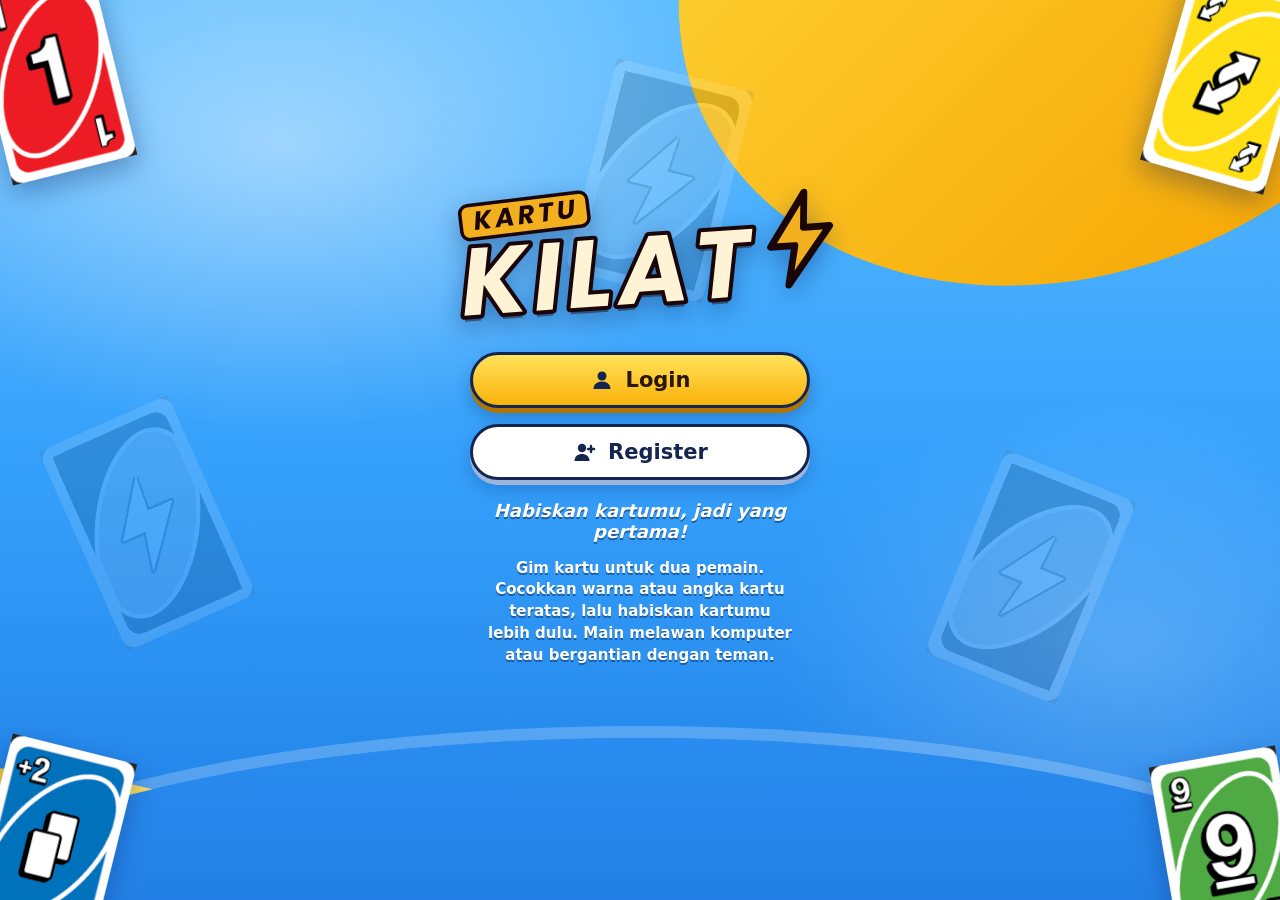
<file: index.html>
<!doctype html>
<html lang="id">
<head>
<meta charset="utf-8">
<meta name="viewport" content="width=device-width, initial-scale=1, viewport-fit=cover">
<title>Kartu Kilat · Beranda</title>
<meta name="theme-color" content="#35a0fb">
<link rel="icon" href="assets/icons/favicon.svg" type="image/svg+xml">
<link rel="icon" href="assets/icons/favicon.ico" sizes="any">
<link rel="apple-touch-icon" href="assets/icons/apple-touch-icon.png">
<link rel="stylesheet" href="style.css">
</head>
<body>
<div id="stage">
  <div class="screen" data-view="vHome">
    <div class="wave y" aria-hidden="true"></div>
    <div class="wave y2" aria-hidden="true"></div>
    <div class="wave b" aria-hidden="true"></div>
    <div class="bg-cards" aria-hidden="true">
      <img class="ghost g1" src="assets/cards/png/punggung.png" alt="" draggable="false">
      <img class="ghost g2" src="assets/cards/png/punggung.png" alt="" draggable="false">
      <img class="ghost g3" src="assets/cards/png/punggung.png" alt="" draggable="false">
      <img class="fc c1" src="assets/cards/png/merah-1.png" alt="" draggable="false">
      <img class="fc c2" src="assets/cards/png/kuning-balik.png" alt="" draggable="false">
      <img class="fc c3" src="assets/cards/png/biru-tambah2.png" alt="" draggable="false">
      <img class="fc c4" src="assets/cards/png/hijau-9.png" alt="" draggable="false">
    </div>

    <div class="view">
      <div class="home-row">
        <div class="home-left">
          <img class="logo-img" src="assets/logo/kartu-kilat-logo.svg" alt="Kartu Kilat" width="800" height="300">
          <a class="big-btn yel" id="goLogin" href="login.html"><svg viewBox="0 0 24 24" fill="#14264f" aria-hidden="true"><circle cx="12" cy="8" r="4.5"/><path d="M3.5 21c0-4.6 3.8-7.5 8.5-7.5s8.5 2.9 8.5 7.5z"/></svg><span>Login</span></a>
          <a class="big-btn out" id="goRegister" href="register.html"><svg viewBox="0 0 24 24" fill="#14264f" aria-hidden="true"><circle cx="10" cy="8" r="4.2"/><path d="M2.5 21c0-4.4 3.4-7 7.5-7s7.5 2.6 7.5 7z"/><path d="M19 6v6M16 9h6" stroke="#14264f" stroke-width="2.4" stroke-linecap="round"/></svg><span>Register</span></a>
          <p class="tag">Habiskan kartumu, jadi yang pertama!</p>
          <p class="desc">Gim kartu untuk dua pemain. Cocokkan warna atau angka kartu teratas, lalu habiskan kartumu lebih dulu. Main melawan komputer atau bergantian dengan teman.</p>
          <p class="msg" id="homeNote" role="status"></p>
        </div>
      </div>
    </div>

    <p class="store-warn" id="storeWarn" hidden>Penyimpanan peramban dinonaktifkan. Akun hanya bertahan selama halaman ini terbuka.</p>
  </div>
</div>
<script src="auth.js"></script>
<script src="ui.js"></script>
<script src="home.js"></script>
</body>
</html>
</file>
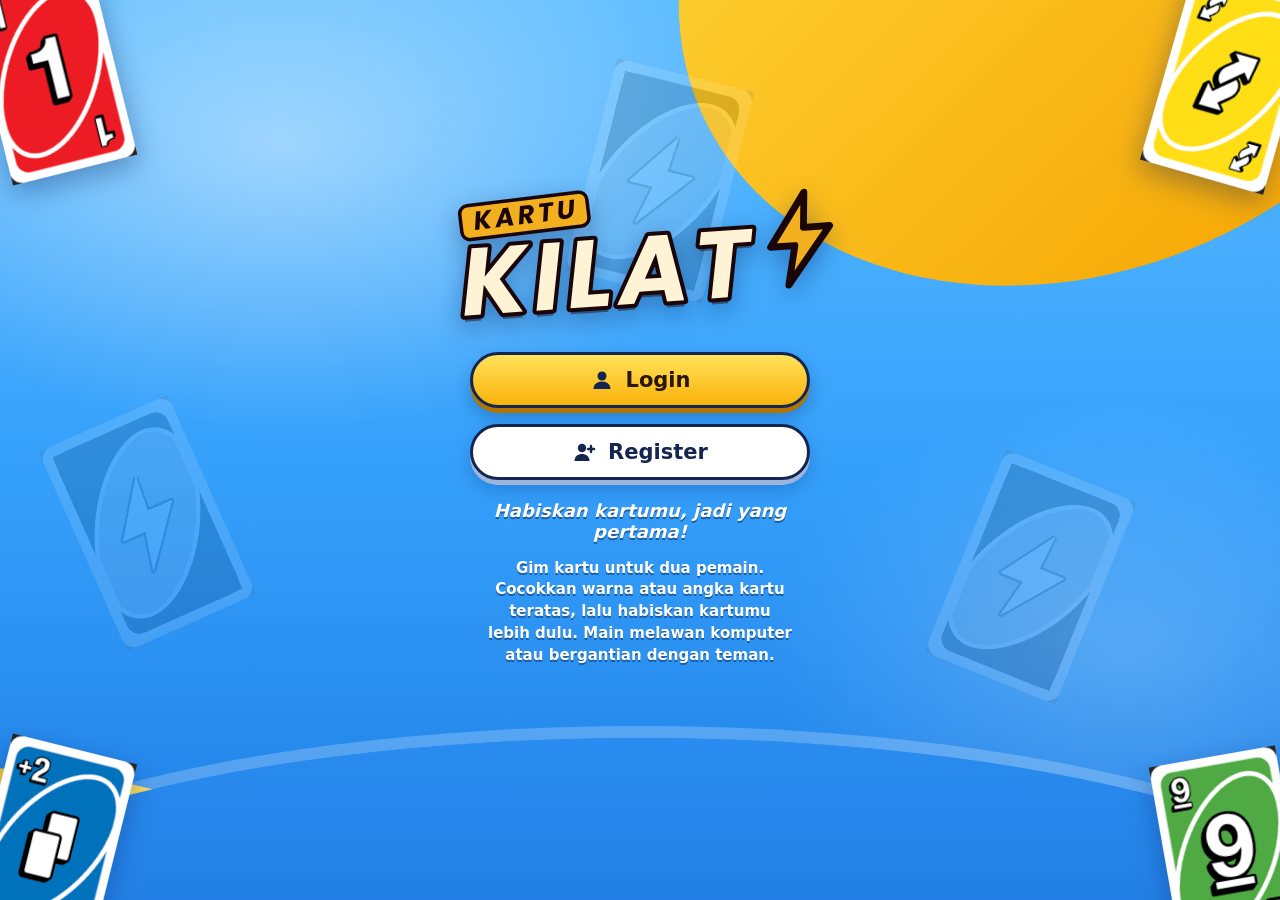
<file: dashboard.html>
<!doctype html>
<html lang="id">
<head>
<meta charset="utf-8">
<meta name="viewport" content="width=device-width, initial-scale=1, viewport-fit=cover">
<title>Dashboard · Kartu Kilat</title>
<meta name="theme-color" content="#35a0fb">
<link rel="icon" href="assets/icons/favicon.svg" type="image/svg+xml">
<link rel="icon" href="assets/icons/favicon.ico" sizes="any">
<link rel="apple-touch-icon" href="assets/icons/apple-touch-icon.png">
<link rel="stylesheet" href="style.css">
</head>
<body>
<div id="stage">
  <div class="screen" data-view="vDash">
    <div class="wave y" aria-hidden="true"></div>
    <div class="wave y2" aria-hidden="true"></div>
    <div class="wave b" aria-hidden="true"></div>
    <div class="bg-cards" aria-hidden="true">
      <img class="ghost g1" src="assets/cards/png/punggung.png" alt="" draggable="false">
      <img class="ghost g2" src="assets/cards/png/punggung.png" alt="" draggable="false">
      <img class="ghost g3" src="assets/cards/png/punggung.png" alt="" draggable="false">
      <img class="fc c1" src="assets/cards/png/merah-1.png" alt="" draggable="false">
      <img class="fc c2" src="assets/cards/png/kuning-balik.png" alt="" draggable="false">
      <img class="fc c3" src="assets/cards/png/biru-tambah2.png" alt="" draggable="false">
      <img class="fc c4" src="assets/cards/png/hijau-9.png" alt="" draggable="false">
    </div>

    <div class="view">
      <div class="dash-wrap">
        <header class="dash-head">
          <div class="ava" id="dashAva" aria-hidden="true"><svg viewBox="0 0 24 24" fill="currentColor" aria-hidden="true"><circle cx="12" cy="8" r="4.5"/><path d="M3.5 21c0-4.6 3.8-7.5 8.5-7.5s8.5 2.9 8.5 7.5z"/></svg></div>
          <div class="who"><span class="hi">Halo,</span><b id="dashName"></b><span class="em" id="dashEmail"></span></div>
          <button class="out-btn" id="logoutBtn" type="button"><span>Keluar</span><svg viewBox="0 0 24 24" fill="none" stroke="currentColor" stroke-width="2.8" stroke-linecap="round" stroke-linejoin="round" aria-hidden="true"><path d="M10 4H5v16h5M15 7l5 5-5 5M20 12H9"/></svg></button>
        </header>

        <div class="dash-body">
          <section class="dash-left" aria-label="Pilih cara bermain">
            <img class="logo-img" src="assets/logo/kartu-kilat-logo.svg" alt="Kartu Kilat" width="800" height="300">
            <div class="duo-cards" aria-hidden="true"><img src="assets/cards/png/biru-tambah2.png" alt="" draggable="false"> <img src="assets/cards/png/wild-tambah4.png" alt="" draggable="false"></div>
            <div class="modes" role="group" aria-label="Pilih cara bermain">
              <button type="button" class="mode on" data-mode="bot" aria-pressed="true"><svg viewBox="0 0 32 32" fill="currentColor" aria-hidden="true"><rect x="6" y="6" width="20" height="15" rx="2.5" fill="none" stroke="currentColor" stroke-width="3"/><path d="M2 25h28l-2.5 3h-23z"/></svg><span>Lawan komputer</span></button>
              <button type="button" class="mode" data-mode="duo" aria-pressed="false"><svg viewBox="0 0 32 32" fill="currentColor" aria-hidden="true"><circle cx="11" cy="10" r="5"/><path d="M1.5 27c0-5.6 4.2-9 9.5-9s9.500 3.400 9.500 9z"/><circle cx="23.500" cy="11" r="4"/><path d="M22 18.500c5.200-.600 8.500 2.500 8.500 8.500h-7.500c0-3.400-.500-6-1-8.500z"/></svg><span>Main dengan teman</span></button>
            </div>
            <div class="name2" id="name2Wrap" hidden>
              <label class="lbl" for="name2">Nama pemain 2</label>
              <label class="field"><input id="name2" maxlength="10" value="Pemain 2" autocomplete="off" aria-label="Nama pemain 2"></label>
            </div>
          </section>

          <section class="dash-right" aria-label="Statistik dan mulai main">
            <div class="stats">
              <div class="stat"><svg viewBox="0 0 48 48" aria-hidden="true"><rect x="6" y="6" width="36" height="36" rx="10" fill="#2457c5" stroke="#0e2656" stroke-width="3"/><circle cx="17" cy="17" r="3.200" fill="#fff"/><circle cx="31" cy="17" r="3.200" fill="#fff"/><circle cx="24" cy="24" r="3.200" fill="#fff"/><circle cx="17" cy="31" r="3.200" fill="#fff"/><circle cx="31" cy="31" r="3.200" fill="#fff"/></svg><span>Ronde dimainkan</span><b id="stRounds">0</b></div>
              <div class="stat"><svg viewBox="0 0 48 48" aria-hidden="true"><path d="M13 6h22v13a11 11 0 0 1-22 0z" fill="#f7b500" stroke="#0e2656" stroke-width="3" stroke-linejoin="round"/><path d="M13 10H6c0 8 3 12 8 13M35 10h7c0 8-3 12-8 13" fill="none" stroke="#0e2656" stroke-width="3" stroke-linecap="round"/><path d="M24 30v7M15 42h18l-2-5H17z" fill="#f7b500" stroke="#0e2656" stroke-width="3" stroke-linejoin="round"/></svg><span>Ronde menang</span><b id="stWins">0</b></div>
              <div class="stat"><svg viewBox="0 0 48 48" aria-hidden="true"><path d="M24 4l6.200 12.800 14 1.900-10.200 9.800 2.500 14L24 35.800 11.500 42.500l2.500-14L3.800 18.700l14-1.900z" fill="#ffd23f" stroke="#0e2656" stroke-width="3" stroke-linejoin="round"/></svg><span>Total poin</span><b id="stPoints">0</b></div>
              <div class="stat"><svg viewBox="0 0 48 48" aria-hidden="true"><path d="M28 3L10 27h12l-4 18 20-26H26z" fill="#ffd23f" stroke="#0e2656" stroke-width="3" stroke-linejoin="round"/></svg><span>Poin tertinggi</span><b id="stBest">0</b></div>
            </div>
            <button class="play-btn" id="startBtn" type="button"><svg viewBox="0 0 48 48" aria-hidden="true"><path d="M13 7l28 17-28 17z" fill="#fff" stroke="#14264f" stroke-width="4" stroke-linejoin="round"/></svg><span id="startLabel">Mulai main</span></button>
            <button class="back-btn" id="backBtn" type="button" hidden>Kembali ke permainan</button>
            <button class="help-btn" id="rulesBtn" type="button" aria-haspopup="dialog"><span class="q" aria-hidden="true">?</span>Cara main</button>
          </section>
        </div>
      </div>
    </div>
    <div class="overlay how-ov" id="rulesOv" hidden>
      <section class="how" role="dialog" aria-modal="true" aria-labelledby="howTitle">
        <header class="how-head">
          <h2 id="howTitle">Cara main</h2>
          <p>Habiskan kartumu lebih dulu dari lawan. Lima hal ini cukup untuk mulai.</p>
          <button class="x-btn" id="rulesClose" type="button" aria-label="Tutup">&times;</button>
        </header>
        <ul class="how-steps">
          <li class="step s-red">
            <div class="vis row3"><img src="assets/cards/png/biru-7.png" alt="" draggable="false"><span class="eq" aria-hidden="true">=</span><div class="fan"><img src="assets/cards/png/biru-2.png" alt="" draggable="false"> <img src="assets/cards/png/kuning-7.png" alt="" draggable="false"> <img src="assets/cards/png/wild.png" alt="" draggable="false"></div></div>
            <div class="txt"><h3>Cocokkan warna atau angka</h3><p>Buang kartu yang warna atau angkanya sama dengan kartu teratas. Kartu Wild boleh dimainkan kapan saja.</p></div>
          </li>
          <li class="step s-yellow">
            <div class="vis"><img src="assets/cards/png/punggung.png" alt="" draggable="false"><span class="eq" aria-hidden="true">&rarr;</span><img src="assets/cards/png/biru-3.png" alt="" draggable="false"></div>
            <div class="txt"><h3>Tidak ada yang cocok? Ambil kartu</h3><p>Ketuk tumpukan untuk mengambil satu. Kalau cocok, boleh langsung dimainkan atau dilewati.</p></div>
          </li>
          <li class="step s-blue">
            <div class="vis fan4"><img src="assets/cards/png/merah-lewati.png" alt="" draggable="false"> <img src="assets/cards/png/hijau-balik.png" alt="" draggable="false"> <img src="assets/cards/png/kuning-tambah2.png" alt="" draggable="false"> <img src="assets/cards/png/wild-tambah4.png" alt="" draggable="false"></div>
            <div class="txt"><h3>Kartu aksi membuat lawan dilewati</h3><p>Berdua, kartu Lewati, Balik, +2 dan +4 sama-sama membuat lawan dilewati, jadi kamu jalan lagi.</p></div>
          </li>
          <li class="step s-green">
            <div class="vis"><span class="tbtn green demo">Bilang Kilat!</span></div>
            <div class="txt"><h3>Kartu tinggal dua? Bilang Kilat!</h3><p>Tekan tombolnya sebelum membuang kartu berikutnya. Kalau lupa, kamu harus ambil 2 kartu.</p></div>
          </li>
          <li class="step s-navy wide">
            <div class="vis pts">
              <div class="pt"><img src="assets/cards/png/merah-7.png" alt="" draggable="false"><b>7</b><small>sesuai angka</small></div>
              <div class="pt"><img src="assets/cards/png/kuning-lewati.png" alt="" draggable="false"><b>20</b><small>kartu aksi</small></div>
              <div class="pt"><img src="assets/cards/png/wild.png" alt="" draggable="false"><b>50</b><small>kartu Wild</small></div>
            </div>
            <div class="txt"><h3>Pemenang ronde dapat poin</h3><p>Poin dihitung dari sisa kartu di tangan lawan: kartu angka sesuai nilainya, kartu aksi 20, kartu Wild 50.</p></div>
          </li>
        </ul>
        <button class="submit yel how-ok" id="rulesOk" type="button">Mengerti, ayo main!</button>
      </section>
    </div>

    <p class="store-warn" id="storeWarn" hidden>Penyimpanan peramban dinonaktifkan. Akun hanya bertahan selama halaman ini terbuka.</p>
  </div>
</div>
<script src="auth.js"></script>
<script src="ui.js"></script>
<script src="dashboard.js"></script>
</body>
</html>
</file>
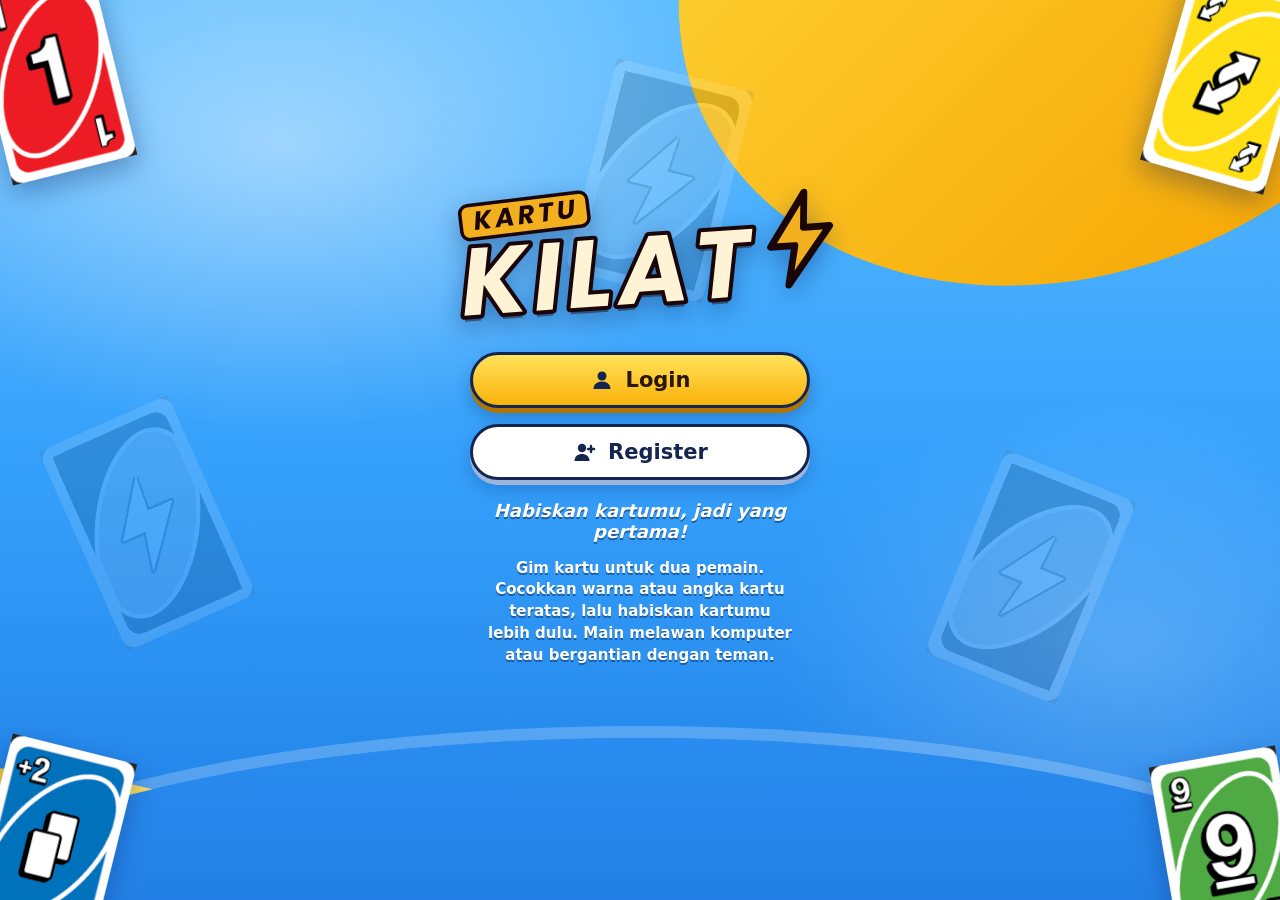
<file: game.html>
<!doctype html>
<html lang="id">
<head>
<meta charset="utf-8">
<meta name="viewport" content="width=device-width, initial-scale=1, viewport-fit=cover">
<title>Permainan · Kartu Kilat</title>
<meta name="theme-color" content="#a90519">
<link rel="icon" href="assets/icons/favicon.svg" type="image/svg+xml">
<link rel="icon" href="assets/icons/favicon.ico" sizes="any">
<link rel="apple-touch-icon" href="assets/icons/apple-touch-icon.png">
<link rel="stylesheet" href="style.css">
</head>
<body>
<div id="stage">
  <div class="table"></div>

  <div class="zone-top"><div class="fan-top" id="topInner"></div></div>

  <div class="zone-center">
    <div class="row">
      <button class="draw-pile" id="drawPile" type="button" aria-label="Ambil kartu dari tumpukan"></button>
      <div class="stack-wrap" id="stackWrap">
        <div class="stack" id="discardPile" aria-live="polite"></div>
      </div>
      <div class="btns">
        <button class="tbtn green" id="unoBtn" type="button">Bilang Kilat!</button>
        <button class="tbtn teal" id="passBtn" type="button">Lewati giliran</button>
      </div>
    </div>
    <div class="colname" id="colName"></div>
    <div class="hint" id="hint"></div>
  </div>

  <div class="zone-bottom">
    <div class="hand-box" id="handBox"><div class="hand-inner" id="handInner"></div></div>
  </div>

  <div class="chip chip-top" id="chipTop">
    <div class="avatar"><div class="face"></div><span class="cnt">0</span></div>
    <div class="meta"><b class="nm"></b><span class="pts"></span></div>
  </div>
  <div class="chip chip-bottom" id="chipBottom">
    <div class="avatar"><div class="face"></div><span class="cnt">0</span></div>
    <div class="meta"><b class="nm"></b><span class="pts"></span></div>
  </div>

  <button class="menu-btn" id="menuBtn" type="button">Menu</button>
  <div class="toast" id="toast" role="status" aria-live="polite"></div>

  <div class="overlay" id="colorOv" hidden>
    <div class="dialog small" role="dialog" aria-modal="true" aria-labelledby="colorTitle">
      <h2 id="colorTitle">Pilih warna</h2>
      <div class="swatches">
        <button class="sw red" type="button" data-color="red">Merah</button>
        <button class="sw yellow" type="button" data-color="yellow">Kuning</button>
        <button class="sw green" type="button" data-color="green">Hijau</button>
        <button class="sw blue" type="button" data-color="blue">Biru</button>
      </div>
    </div>
  </div>

  <div class="overlay cover" id="handoff" hidden>
    <div class="dialog small" role="dialog" aria-modal="true" aria-labelledby="hoTitle">
      <div class="ho-cards" aria-hidden="true"><img src="assets/cards/png/punggung.png" alt="" draggable="false"><img src="assets/cards/png/punggung.png" alt="" draggable="false"><img src="assets/cards/png/punggung.png" alt="" draggable="false"></div>
      <h2 id="hoTitle"></h2>
      <p id="hoText"></p>
      <button class="btn primary" id="hoBtn" type="button">Mulai giliran</button>
    </div>
  </div>

  <div class="overlay win" id="winOv" hidden>
    <div class="win-rays" aria-hidden="true"></div>
    <div class="win-wrap" role="dialog" aria-modal="true" aria-labelledby="winTitle">
      <div class="win-stage">
        <div class="win-fan" id="winFan" aria-hidden="true"></div>
        <div class="ribbon">
          <svg class="crown" viewBox="0 0 64 46" aria-hidden="true">
            <path d="M5 40 L9 12 L23 26 L32 6 L41 26 L55 12 L59 40 Z" fill="#ffd45a" stroke="#fff" stroke-width="3" stroke-linejoin="round"/>
            <circle cx="9" cy="10" r="4.5" fill="#e0384c" stroke="#fff" stroke-width="2"/>
            <circle cx="32" cy="5" r="4.5" fill="#2f73dc" stroke="#fff" stroke-width="2"/>
            <circle cx="55" cy="10" r="4.5" fill="#35a862" stroke="#fff" stroke-width="2"/>
          </svg>
          <div class="win-label" id="winLabel">PEMENANG</div>
          <h2 class="win-name" id="winTitle"></h2>
        </div>
      </div>
      <p class="win-sub" id="winSub"></p>
      <div class="win-scores" id="winScore"></div>
      <div class="dlg-actions">
        <button class="btn primary" id="againBtn" type="button">Ronde berikutnya</button>
        <button class="btn" id="winMenuBtn" type="button">Menu</button>
      </div>
    </div>
  </div>

  <canvas id="confetti" aria-hidden="true"></canvas>
</div>
</div>

<script src="engine.js"></script>
<script src="confetti.js"></script>
<script src="auth.js"></script>
<script src="game.js"></script>
</body>
</html>
</file>
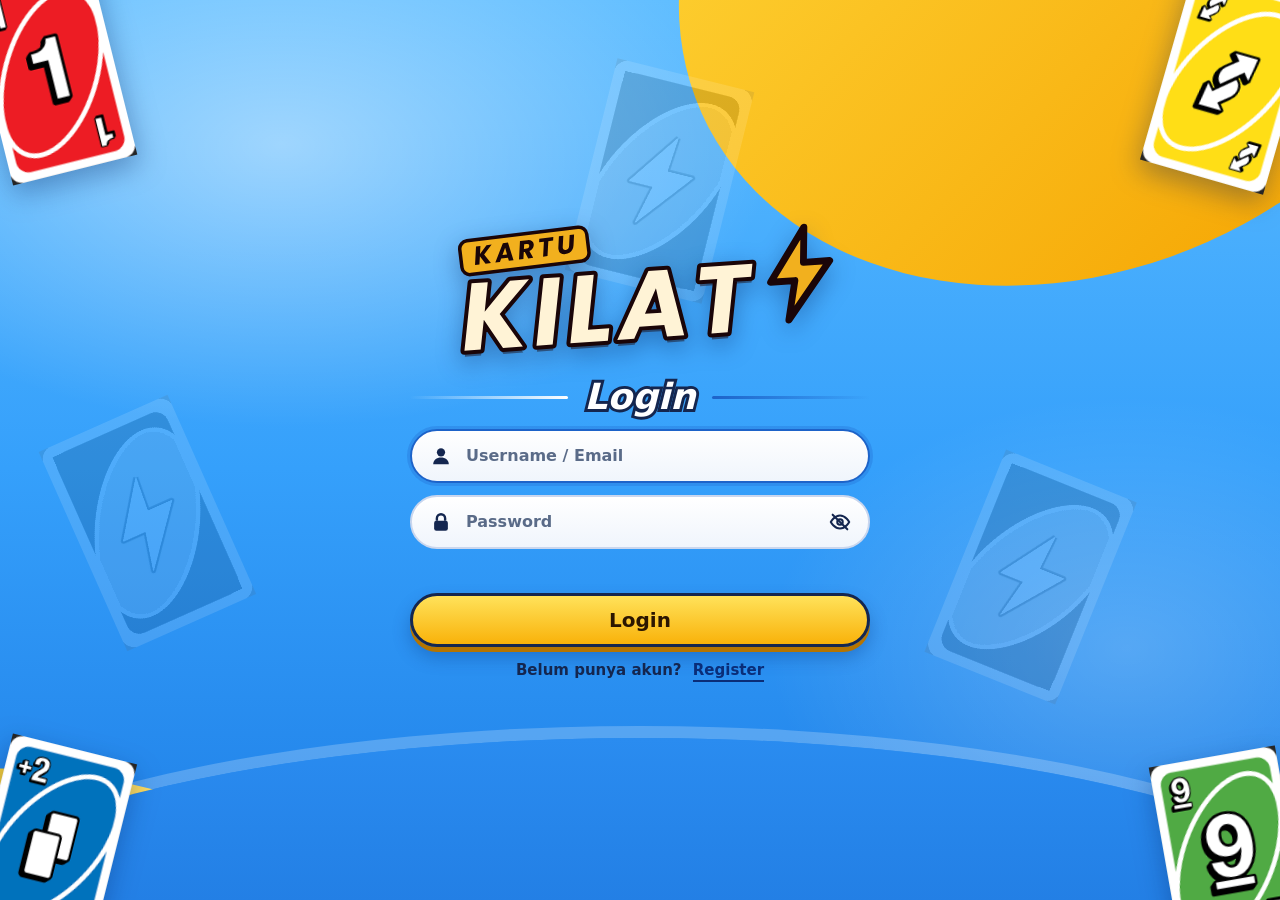
<file: login.html>
<!doctype html>
<html lang="id">
<head>
<meta charset="utf-8">
<meta name="viewport" content="width=device-width, initial-scale=1, viewport-fit=cover">
<title>Login · Kartu Kilat</title>
<meta name="theme-color" content="#35a0fb">
<link rel="icon" href="assets/icons/favicon.svg" type="image/svg+xml">
<link rel="icon" href="assets/icons/favicon.ico" sizes="any">
<link rel="apple-touch-icon" href="assets/icons/apple-touch-icon.png">
<link rel="stylesheet" href="style.css">
</head>
<body>
<div id="stage">
  <div class="screen" data-view="vLogin">
    <div class="wave y" aria-hidden="true"></div>
    <div class="wave y2" aria-hidden="true"></div>
    <div class="wave b" aria-hidden="true"></div>
    <div class="bg-cards" aria-hidden="true">
      <img class="ghost g1" src="assets/cards/png/punggung.png" alt="" draggable="false">
      <img class="ghost g2" src="assets/cards/png/punggung.png" alt="" draggable="false">
      <img class="ghost g3" src="assets/cards/png/punggung.png" alt="" draggable="false">
      <img class="fc c1" src="assets/cards/png/merah-1.png" alt="" draggable="false">
      <img class="fc c2" src="assets/cards/png/kuning-balik.png" alt="" draggable="false">
      <img class="fc c3" src="assets/cards/png/biru-tambah2.png" alt="" draggable="false">
      <img class="fc c4" src="assets/cards/png/hijau-9.png" alt="" draggable="false">
    </div>

    <div class="view">
      <div class="login-col">
        <img class="logo-img" src="assets/logo/kartu-kilat-logo.svg" alt="Kartu Kilat" width="800" height="300">
        <div class="title-lines"><h2>Login</h2></div>
        <form id="loginForm" novalidate>
          <label class="field"><svg viewBox="0 0 24 24" fill="currentColor" aria-hidden="true"><circle cx="12" cy="8" r="4.5"/><path d="M3.5 21c0-4.6 3.8-7.5 8.5-7.5s8.5 2.9 8.5 7.5z"/></svg><input id="logId" type="text" placeholder="Username / Email" aria-label="Username / Email" autocomplete="username" autocapitalize="none" spellcheck="false"></label>
          <label class="field"><svg viewBox="0 0 24 24" fill="currentColor" aria-hidden="true"><rect x="4.5" y="10.5" width="15" height="11" rx="2.5"/><path d="M7.5 10.5V8a4.5 4.5 0 0 1 9 0v2.5" fill="none" stroke="currentColor" stroke-width="2.6"/></svg><input id="logPass" type="password" placeholder="Password" aria-label="Password" autocomplete="current-password"><button class="eye" type="button" data-for="logPass" aria-label="Tampilkan password"><svg viewBox="0 0 24 24" fill="none" stroke="currentColor" stroke-width="2.2" stroke-linecap="round" aria-hidden="true"><path d="M2 12s3.6-7 10-7 10 7 10 7-3.6 7-10 7S2 12 2 12z"/><circle cx="12" cy="12" r="3"/><path class="slash" d="M4 4l16 16"/></svg></button></label>
          <p class="msg" id="logMsg" role="alert"></p>
          <button class="submit yel" id="logSubmit" type="submit">Login</button>
        </form>
        <p class="alt">Belum punya akun? <a id="logToReg" href="register.html">Register</a></p>
      </div>
    </div>

    <p class="store-warn" id="storeWarn" hidden>Penyimpanan peramban dinonaktifkan. Akun hanya bertahan selama halaman ini terbuka.</p>
  </div>
</div>
<script src="auth.js"></script>
<script src="ui.js"></script>
<script src="login.js"></script>
</body>
</html>
</file>
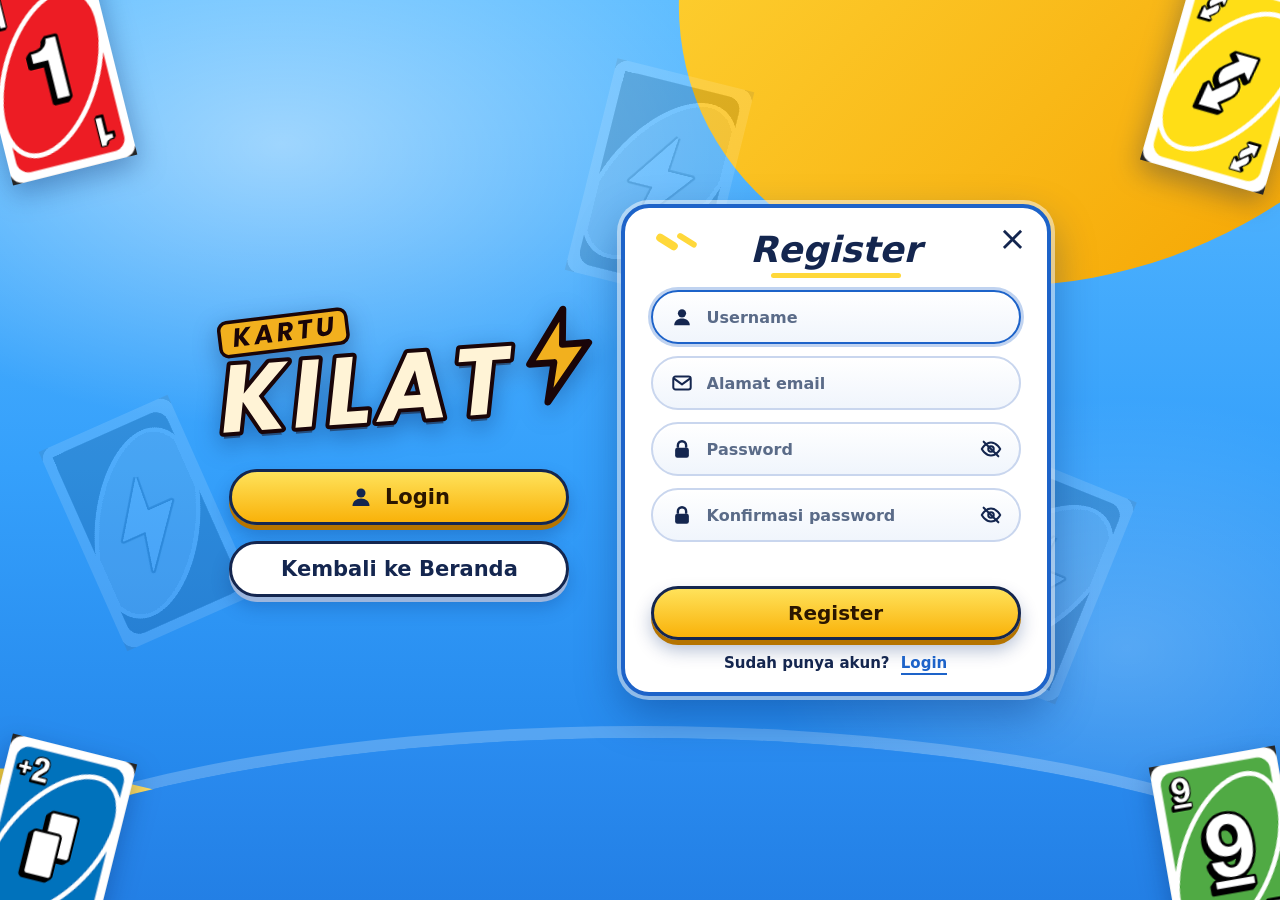
<file: register.html>
<!doctype html>
<html lang="id">
<head>
<meta charset="utf-8">
<meta name="viewport" content="width=device-width, initial-scale=1, viewport-fit=cover">
<title>Register · Kartu Kilat</title>
<meta name="theme-color" content="#35a0fb">
<link rel="icon" href="assets/icons/favicon.svg" type="image/svg+xml">
<link rel="icon" href="assets/icons/favicon.ico" sizes="any">
<link rel="apple-touch-icon" href="assets/icons/apple-touch-icon.png">
<link rel="stylesheet" href="style.css">
</head>
<body>
<div id="stage">
  <div class="screen" data-view="vHome">
    <div class="wave y" aria-hidden="true"></div>
    <div class="wave y2" aria-hidden="true"></div>
    <div class="wave b" aria-hidden="true"></div>
    <div class="bg-cards" aria-hidden="true">
      <img class="ghost g1" src="assets/cards/png/punggung.png" alt="" draggable="false">
      <img class="ghost g2" src="assets/cards/png/punggung.png" alt="" draggable="false">
      <img class="ghost g3" src="assets/cards/png/punggung.png" alt="" draggable="false">
      <img class="fc c1" src="assets/cards/png/merah-1.png" alt="" draggable="false">
      <img class="fc c2" src="assets/cards/png/kuning-balik.png" alt="" draggable="false">
      <img class="fc c3" src="assets/cards/png/biru-tambah2.png" alt="" draggable="false">
      <img class="fc c4" src="assets/cards/png/hijau-9.png" alt="" draggable="false">
    </div>

    <div class="view">
      <div class="home-row reg-open">
        <div class="home-left">
          <img class="logo-img" src="assets/logo/kartu-kilat-logo.svg" alt="Kartu Kilat" width="800" height="300">
          <a class="big-btn yel" href="login.html"><svg viewBox="0 0 24 24" fill="#14264f" aria-hidden="true"><circle cx="12" cy="8" r="4.5"/><path d="M3.5 21c0-4.6 3.8-7.5 8.5-7.5s8.5 2.9 8.5 7.5z"/></svg><span>Login</span></a>
          <a class="big-btn out" href="index.html"><span>Kembali ke Beranda</span></a>
        </div>
        <section class="panel" id="regPanel" aria-labelledby="regTitle">
          <a class="x-btn" id="regClose" href="index.html" aria-label="Tutup, kembali ke Beranda">&times;</a>
          <h2 id="regTitle">Register</h2>
          <form id="regForm" novalidate>
            <label class="field"><svg viewBox="0 0 24 24" fill="currentColor" aria-hidden="true"><circle cx="12" cy="8" r="4.5"/><path d="M3.5 21c0-4.6 3.8-7.5 8.5-7.5s8.5 2.9 8.5 7.5z"/></svg><input id="regUser" type="text" placeholder="Username" aria-label="Username" autocomplete="username" maxlength="12" autocapitalize="none" spellcheck="false"></label>
            <label class="field"><svg viewBox="0 0 24 24" fill="none" stroke="currentColor" stroke-width="2.2" stroke-linejoin="round" aria-hidden="true"><rect x="2.5" y="5" width="19" height="14" rx="2.5"/><path d="M3 7l9 6.5L21 7"/></svg><input id="regEmail" type="email" placeholder="Alamat email" aria-label="Alamat email" autocomplete="email" autocapitalize="none" spellcheck="false"></label>
            <label class="field"><svg viewBox="0 0 24 24" fill="currentColor" aria-hidden="true"><rect x="4.5" y="10.5" width="15" height="11" rx="2.5"/><path d="M7.5 10.5V8a4.5 4.5 0 0 1 9 0v2.5" fill="none" stroke="currentColor" stroke-width="2.6"/></svg><input id="regPass" type="password" placeholder="Password" aria-label="Password" autocomplete="new-password"><button class="eye" type="button" data-for="regPass" aria-label="Tampilkan password"><svg viewBox="0 0 24 24" fill="none" stroke="currentColor" stroke-width="2.2" stroke-linecap="round" aria-hidden="true"><path d="M2 12s3.6-7 10-7 10 7 10 7-3.6 7-10 7S2 12 2 12z"/><circle cx="12" cy="12" r="3"/><path class="slash" d="M4 4l16 16"/></svg></button></label>
            <label class="field"><svg viewBox="0 0 24 24" fill="currentColor" aria-hidden="true"><rect x="4.5" y="10.5" width="15" height="11" rx="2.5"/><path d="M7.5 10.5V8a4.5 4.5 0 0 1 9 0v2.5" fill="none" stroke="currentColor" stroke-width="2.6"/></svg><input id="regPass2" type="password" placeholder="Konfirmasi password" aria-label="Konfirmasi password" autocomplete="new-password"><button class="eye" type="button" data-for="regPass2" aria-label="Tampilkan password"><svg viewBox="0 0 24 24" fill="none" stroke="currentColor" stroke-width="2.2" stroke-linecap="round" aria-hidden="true"><path d="M2 12s3.6-7 10-7 10 7 10 7-3.6 7-10 7S2 12 2 12z"/><circle cx="12" cy="12" r="3"/><path class="slash" d="M4 4l16 16"/></svg></button></label>
            <p class="msg" id="regMsg" role="alert"></p>
            <button class="submit yel" id="regSubmit" type="submit">Register</button>
          </form>
          <p class="alt">Sudah punya akun? <a id="regToLogin" href="login.html">Login</a></p>
        </section>
      </div>
    </div>

    <p class="store-warn" id="storeWarn" hidden>Penyimpanan peramban dinonaktifkan. Akun hanya bertahan selama halaman ini terbuka.</p>
  </div>
</div>
<script src="auth.js"></script>
<script src="ui.js"></script>
<script src="register.js"></script>
</body>
</html>
</file>
<file: style.css>
:root {
  --red: #e0384c;
  --yellow: #f2b01e;
  --green: #35a862;
  --blue: #2f73dc;
  --ink: #fff7ea;
  --font: "Arial Rounded MT Bold", "Nunito", "Trebuchet MS", "Segoe UI", system-ui, sans-serif;
}
* { box-sizing: border-box; }
html, body { height: 100%; margin: 0; overflow: hidden; background: #3b1710; color: var(--ink); font-family: var(--font); }
button, input { font: inherit; }
button { cursor: pointer; color: inherit; }
button:focus-visible, input:focus-visible, summary:focus-visible, .card:focus-visible { outline: 3px solid #fff; outline-offset: 3px; }
[hidden] { display: none !important; }

#stage {
  --cw: clamp(56px, min(17vw, 19vh), 108px);
  --ch: calc(var(--cw) * 1.5625);
  --pw: calc(var(--cw) * 1.15);
  --hand-h: calc(var(--ch) * .82 + 36px);
  position: fixed; inset: 0; display: flex; flex-direction: column;
  padding-left: env(safe-area-inset-left, 0px); padding-right: env(safe-area-inset-right, 0px);
  user-select: none; -webkit-user-select: none; -webkit-tap-highlight-color: transparent;
}

.table { position: absolute; inset: 0; z-index: 0;
  background:
    radial-gradient(120% 85% at 50% 45%, rgba(255, 196, 130, .20), rgba(20, 5, 2, .55) 100%),
    repeating-linear-gradient(0deg, rgba(255, 255, 255, .035) 0 1px, transparent 1px 9px),
    repeating-linear-gradient(90deg, rgba(0, 0, 0, .22) 0 2px, transparent 2px 130px),
    repeating-linear-gradient(90deg, #b8472f 0 130px, #a63b29 130px 260px, #c04f36 260px 390px, #ad4130 390px 520px);
}
.zone-top, .zone-center, .zone-bottom { position: relative; z-index: 1; }

.zone-top { flex: none; height: calc(var(--ch) * .58); overflow: hidden; }
.fan-top { position: absolute; inset: 0; }
.fan-top .card { position: absolute; top: calc(var(--ch) * -.42); transform-origin: 50% 50%; transform: translateY(var(--y, 0px)) rotate(calc(180deg + var(--r, 0deg))); }

.zone-center { flex: 1; min-height: 0; display: flex; flex-direction: column; align-items: center; justify-content: center; gap: 8px; padding: 0 10px; }
.row { display: flex; align-items: center; justify-content: center; gap: clamp(14px, 5vw, 44px); }
.draw-pile { position: relative; background: none; border: 0; padding: 0; width: var(--pw); height: calc(var(--pw) * 1.5625); }
.draw-pile .card { --cw: var(--pw); transform: rotate(-7deg); transition: transform .15s; }
.draw-pile:not(:disabled):hover .card { transform: rotate(-7deg) translateY(-4px); }
.draw-pile:disabled { cursor: default; }
.draw-pile.hint .card { animation: bob 1.1s ease-in-out infinite; }
.draw-pile .badge { position: absolute; right: -8px; top: -8px; z-index: 3; min-width: 26px; height: 26px; padding: 0 6px; display: grid; place-items: center; border-radius: 999px; background: #fff; color: #3b1710; font-size: 13px; font-weight: 900; font-variant-numeric: tabular-nums; box-shadow: 0 2px 4px rgba(0,0,0,.4); }

.stack-wrap { position: relative; --glow: transparent; }
.stack-wrap::before { content: ""; position: absolute; inset: -22% -34%; border-radius: 50%; background: radial-gradient(closest-side, var(--glow), transparent 100%); opacity: .75; transition: background .3s; pointer-events: none; }
.stack-wrap.c-red { --glow: rgba(255, 77, 94, .85); }
.stack-wrap.c-yellow { --glow: rgba(255, 207, 64, .85); }
.stack-wrap.c-green { --glow: rgba(70, 214, 120, .85); }
.stack-wrap.c-blue { --glow: rgba(70, 140, 255, .85); }
.stack { position: relative; width: var(--pw); height: calc(var(--pw) * 1.5625); }
.stack .card { position: absolute; left: 0; top: 0; --cw: var(--pw); transform: rotate(var(--rot, 0deg)); }
.stack .card.pop { animation: pop .3s ease-out; }

.btns { display: flex; flex-direction: column; gap: 12px; align-items: stretch; }
.tbtn { border: 3px solid #fff; border-radius: 14px; padding: 9px 12px; min-width: 96px; font-weight: 900; font-size: clamp(11px, 2.6vw, 15px); line-height: 1.1; text-transform: uppercase; color: #fff; text-shadow: 0 2px 0 rgba(0,0,0,.35); box-shadow: 0 4px 0 rgba(0,0,0,.35); transition: transform .12s, opacity .12s, filter .12s; }
.tbtn.green { background: #38c06b; transform: rotate(-7deg); }
.tbtn.teal { background: #27b3ba; transform: rotate(6deg); }
.tbtn.green.on { background: #f2b01e; color: #3b1710; text-shadow: none; }
.tbtn:disabled { opacity: .4; filter: grayscale(.6); cursor: default; }
.tbtn:not(:disabled):active { transform: translateY(2px) rotate(0); box-shadow: 0 2px 0 rgba(0,0,0,.35); }

.colname { font-size: 12px; font-weight: 900; letter-spacing: .06em; text-transform: uppercase; padding: 3px 12px; border-radius: 999px; background: rgba(0, 0, 0, .35); border: 2px solid rgba(255,255,255,.35); }
.hint { min-height: 18px; font-size: 13px; font-weight: 800; text-align: center; text-shadow: 0 1px 3px rgba(0,0,0,.6); text-wrap: balance; }

.zone-bottom { flex: none; }
.hand-box { height: var(--hand-h); overflow-x: auto; overflow-y: hidden; scrollbar-width: none; -webkit-overflow-scrolling: touch; }
.hand-box::-webkit-scrollbar { display: none; }
.hand-inner { position: relative; height: 100%; min-width: 100%; }
.hand-inner .card { position: absolute; bottom: calc(var(--ch) * -.2); transform-origin: 50% 170%; transform: translateY(calc(var(--y, 0px) + var(--lift, 0px))) rotate(var(--r, 0deg)); transition: transform .15s ease, filter .15s ease; }
.hand-inner .card.ok { --lift: -22px; cursor: pointer; box-shadow: 0 0 0 3px #fff, 0 8px 14px rgba(0,0,0,.5); }
.hand-inner .card.ok:hover { --lift: -32px; z-index: 99 !important; }
.hand-inner .card.no { filter: brightness(.58) saturate(.75); }
.hand-inner .card.shake { animation: shake .3s; }

.chip { position: absolute; z-index: 5; display: flex; align-items: center; gap: 8px; padding: 5px 14px 5px 5px; border-radius: 999px; background: rgba(255, 255, 255, .92); color: #3b1710; box-shadow: 0 3px 8px rgba(0,0,0,.4); border: 3px solid transparent; transition: border-color .2s, box-shadow .2s; max-width: 46vw; }
.chip.active { border-color: #f2b01e; box-shadow: 0 0 0 4px rgba(242, 176, 30, .45), 0 3px 8px rgba(0,0,0,.4); }
.chip-top { top: 8px; right: max(8px, env(safe-area-inset-right, 0px)); }
.chip-bottom { left: max(8px, env(safe-area-inset-left, 0px)); bottom: calc(var(--hand-h) - 6px); }
.avatar { position: relative; width: 38px; height: 38px; flex: none; }
.avatar .face { width: 100%; height: 100%; border-radius: 50%; overflow: hidden; border: 2px solid #3b1710; }
.avatar svg { width: 100%; height: 100%; display: block; }
.avatar .cnt { position: absolute; right: -6px; bottom: -6px; min-width: 20px; height: 20px; padding: 0 4px; border-radius: 999px; background: #e0384c; color: #fff; border: 2px solid #fff; font-size: 11px; font-weight: 900; display: grid; place-items: center; font-variant-numeric: tabular-nums; }
.meta { display: flex; flex-direction: column; min-width: 0; line-height: 1.15; }
.meta .nm { font-size: 13px; font-weight: 900; letter-spacing: .03em; overflow: hidden; text-overflow: ellipsis; white-space: nowrap; }
.meta .pts { font-size: 10px; font-weight: 800; color: #8a5a47; letter-spacing: .06em; font-variant-numeric: tabular-nums; }

.menu-btn { position: absolute; z-index: 6; top: 8px; left: max(8px, env(safe-area-inset-left, 0px)); padding: 6px 14px; border-radius: 999px; border: 2px solid rgba(255,255,255,.55); background: rgba(0,0,0,.35); font-weight: 800; font-size: 13px; }
.toast { position: absolute; z-index: 7; left: 50%; top: calc(var(--ch) * .58 + 12px); transform: translate(-50%, -6px); max-width: min(92vw, 420px); padding: 8px 16px; border-radius: 14px; background: rgba(20, 8, 4, .82); border: 2px solid rgba(255,255,255,.25); font-weight: 800; font-size: 14px; text-align: center; opacity: 0; pointer-events: none; transition: opacity .2s, transform .2s; text-wrap: balance; }
.toast.show { opacity: 1; transform: translate(-50%, 0); }

.card { position: relative; flex: none; width: var(--cw); height: calc(var(--cw) * 1.5625); border-radius: calc(var(--cw) * .08); }
.card img { display: block; width: 100%; height: 100%; pointer-events: none; user-select: none; -webkit-user-drag: none; filter: drop-shadow(0 3px 5px rgba(0, 0, 0, .5)); }

.overlay { position: absolute; inset: 0; z-index: 20; display: grid; place-items: center; padding: 16px; background: rgba(28, 8, 4, .72); backdrop-filter: blur(2px); overflow-y: auto; }
.overlay.cover { background: #2a0f09; z-index: 30; backdrop-filter: none; }
.dialog { width: min(420px, 100%); max-height: 100%; overflow-y: auto; background: #fff7ea; color: #3b1710; border-radius: 22px; padding: 22px; text-align: center; box-shadow: 0 12px 40px rgba(0,0,0,.5); border: 4px solid #f2b01e; }
.dialog.small { width: min(340px, 100%); }
.dialog h1 { margin: 0; font-size: 44px; line-height: 1; letter-spacing: .02em; }
.dialog h1 span { color: #e0384c; }
.dialog h2 { margin: 0 0 8px; font-size: 26px; }
.dialog p { margin: 0 0 14px; font-weight: 700; color: #7a4a3a; }
.dialog .sub { margin: 6px 0 14px; }
.dialog .score { font-size: 15px; font-variant-numeric: tabular-nums; color: #3b1710; }
.modes { display: grid; gap: 8px; margin-bottom: 14px; }
.mode { border: 3px solid #e3cdb8; background: #fff; border-radius: 14px; padding: 12px; font-weight: 800; color: #3b1710; }
.mode.on { border-color: #e0384c; background: #ffe9e4; }
.names { display: grid; gap: 4px; text-align: left; margin-bottom: 16px; }
.names label { font-size: 12px; font-weight: 800; color: #7a4a3a; text-transform: uppercase; letter-spacing: .05em; }
.names input { border: 3px solid #e3cdb8; border-radius: 12px; padding: 9px 12px; font-weight: 800; color: #3b1710; background: #fff; width: 100%; margin-bottom: 6px; }
.dlg-actions { display: flex; flex-direction: column; gap: 8px; }
.btn { border: 3px solid #3b1710; background: #fff; color: #3b1710; border-radius: 999px; padding: 10px 20px; font-weight: 900; }
.btn.primary { background: #e0384c; border-color: #e0384c; color: #fff; }
.btn:hover { filter: brightness(1.05); }
.swatches { display: grid; grid-template-columns: 1fr 1fr; gap: 10px; }
.sw { border: 4px solid #fff; border-radius: 16px; height: 68px; font-weight: 900; font-size: 16px; color: #fff; text-shadow: 0 1px 2px rgba(0,0,0,.5); box-shadow: 0 3px 0 rgba(0,0,0,.25); }
.sw.red { background: var(--red); } .sw.yellow { background: var(--yellow); color: #3b1710; text-shadow: none; } .sw.green { background: var(--green); } .sw.blue { background: var(--blue); }
.rules { margin-top: 14px; text-align: left; font-size: 13px; font-weight: 700; color: #7a4a3a; }
.rules summary { cursor: pointer; font-weight: 900; color: #3b1710; width: max-content; }
.rules ul { margin: 8px 0 0; padding-left: 18px; display: grid; gap: 4px; }

@keyframes pop { from { transform: rotate(var(--rot, 0deg)) scale(1.4); opacity: .3; } to { transform: rotate(var(--rot, 0deg)) scale(1); opacity: 1; } }
@keyframes bob { 50% { transform: rotate(-7deg) translateY(-6px); } }
@keyframes shake { 25% { transform: translateY(-22px) translateX(-6px) rotate(var(--r, 0deg)); } 75% { transform: translateY(-22px) translateX(6px) rotate(var(--r, 0deg)); } }
@media (prefers-reduced-motion: reduce) { * { animation: none !important; transition: none !important; } }
@media (max-height: 420px) { .dialog h1 { font-size: 32px; } .dialog { padding: 14px; } .zone-center { gap: 4px; } }

.overlay.win { padding: 0; overflow: hidden; z-index: 25; backdrop-filter: none; background: radial-gradient(90% 70% at 50% 42%, #7d1f2f 0%, #3a0f16 60%, #1b0709 100%); }
.win-rays { position: absolute; left: 50%; top: 42%; width: 220vmax; height: 220vmax; margin: -110vmax 0 0 -110vmax; pointer-events: none;
  background: repeating-conic-gradient(from 0deg, rgba(255, 214, 102, .22) 0 7deg, transparent 7deg 18deg);
  -webkit-mask-image: radial-gradient(closest-side, #000 0, transparent 60%); mask-image: radial-gradient(closest-side, #000 0, transparent 60%);
  animation: spin 45s linear infinite; }
.win-wrap { --wcw: clamp(78px, min(22vw, 23vh), 136px); --wch: calc(var(--wcw) * 1.5625); position: relative; z-index: 2; width: min(560px, 100%); padding: 12px 16px; display: flex; flex-direction: column; align-items: center; gap: 12px; text-align: center; }
.win-stage { position: relative; width: 100%; height: calc(var(--wch) * 1.6); display: grid; place-items: center; }
.win-fan { position: absolute; left: 50%; top: 44%; width: 0; height: 0; }
.win-fan .card { --cw: var(--wcw); position: absolute; left: calc(var(--wcw) / -2); top: calc(var(--wch) / -2); transform-origin: 50% 135%; transform: rotate(var(--a, 0deg)); box-shadow: 0 10px 22px rgba(0,0,0,.55); animation: fanIn .8s cubic-bezier(.2, 1.25, .4, 1) both; animation-delay: calc(var(--i, 0) * 70ms); }
.ribbon { position: relative; z-index: 3; max-width: 100%; padding: 8px 30px 12px; background: linear-gradient(#f0485c, #c42a3e); border: 4px solid #ffd45a; border-radius: 10px; box-shadow: 0 8px 0 rgba(0,0,0,.35), 0 0 44px rgba(255, 212, 90, .5); transform: rotate(-3deg); animation: ribbonIn .6s .45s cubic-bezier(.2, 1.5, .4, 1) both; }
.crown { position: absolute; left: 50%; top: -44px; width: 56px; height: 40px; margin-left: -28px; transform: rotate(3deg); filter: drop-shadow(0 3px 0 rgba(0,0,0,.3)); }
.win-label { font-size: 13px; font-weight: 900; letter-spacing: .24em; color: #ffe08a; }
.win-name { margin: 0; font-size: clamp(34px, 11vw, 76px); line-height: 1.05; font-weight: 900; letter-spacing: .02em; color: #fff; text-transform: uppercase; text-shadow: 0 4px 0 rgba(0,0,0,.35); overflow-wrap: anywhere; }
.win-sub { margin: 0; position: relative; z-index: 4; text-shadow: 0 2px 6px rgba(0,0,0,.7); font-weight: 800; color: #ffe9c9; text-wrap: balance; }
.win-scores { display: flex; gap: 10px; justify-content: center; flex-wrap: wrap; }
.spill { display: flex; align-items: center; gap: 8px; padding: 6px 14px; border-radius: 999px; background: rgba(255,255,255,.14); border: 2px solid rgba(255,255,255,.3); font-weight: 800; max-width: 100%; }
.spill span { overflow: hidden; text-overflow: ellipsis; white-space: nowrap; }
.spill b { font-size: 20px; font-variant-numeric: tabular-nums; }
.spill.top { background: #ffd45a; color: #3b1710; border-color: #fff; }
.win-wrap .dlg-actions { flex-direction: row; flex-wrap: wrap; justify-content: center; gap: 10px; margin-top: 4px; }
.win-wrap .btn { background: rgba(255,255,255,.12); border-color: rgba(255,255,255,.65); color: #fff; }
.win-wrap .btn.primary { background: #ffd45a; border-color: #fff; color: #3b1710; }
#confetti { position: absolute; inset: 0; width: 100%; height: 100%; z-index: 45; pointer-events: none; }

@keyframes fanIn { from { transform: rotate(0deg) translateY(40px) scale(.3); opacity: 0; } to { transform: rotate(var(--a, 0deg)); opacity: 1; } }
@keyframes ribbonIn { from { transform: rotate(-3deg) scale(.2); opacity: 0; } to { transform: rotate(-3deg) scale(1); opacity: 1; } }
@keyframes spin { to { transform: rotate(360deg); } }
@media (max-height: 420px) { .win-wrap { gap: 6px; } .win-stage { height: calc(var(--wch) * 1.35); } .win-name { font-size: clamp(28px, 8vw, 54px); } .crown { top: -36px; width: 46px; height: 33px; margin-left: -23px; } }

.screen { --navy: #14264f; --ink2: #0e2656; --royal: #1d63c9; --line: #c9d6ee; --y1: #ffd83a; --y2: #f5a300;
  position: absolute; inset: 0; z-index: 40; overflow: hidden; color: var(--navy); font-family: var(--font);
  background:
    radial-gradient(55% 45% at 22% 16%, rgba(255, 255, 255, .45), transparent 70%),
    radial-gradient(40% 40% at 88% 72%, rgba(255, 255, 255, .2), transparent 70%),
    linear-gradient(180deg, #5cbcff 0%, #35a0fb 52%, #1e7ee6 100%); }
.screen img { -webkit-user-drag: none; user-select: none; }

.wave { position: absolute; pointer-events: none; border-radius: 50%; }
.wave.y { top: -42%; right: -16%; width: 64%; height: 72%; transform: rotate(-24deg); background: linear-gradient(160deg, var(--y1), var(--y2)); }
.wave.y2 { bottom: -22%; left: -20%; width: 50%; height: 36%; transform: rotate(9deg); background: linear-gradient(170deg, var(--y1), var(--y2)); }
.wave.b { bottom: -36%; left: -12%; right: -12%; height: 54%; background: linear-gradient(#2a8cf0, #1566cf); box-shadow: 0 -12px 0 rgba(255, 255, 255, .22); }
.bg-cards { position: absolute; inset: 0; z-index: 1; pointer-events: none; }
.bg-cards img { position: absolute; display: block; height: auto; }
.ghost { width: clamp(70px, 11vw, 150px); opacity: .12; filter: grayscale(1) brightness(2.4); }
.ghost.g1 { left: 6%; top: 46%; transform: rotate(-24deg); }
.ghost.g2 { left: 46%; top: 8%; transform: rotate(14deg); }
.ghost.g3 { right: 14%; top: 52%; transform: rotate(22deg); }
.fc { width: clamp(64px, 10vw, 140px); filter: drop-shadow(0 10px 14px rgba(0, 30, 90, .35)); }
.fc.c1 { left: -1%; top: -3%; transform: rotate(-14deg); }
.fc.c2 { right: -1%; top: -2%; transform: rotate(16deg); }
.fc.c3 { left: -1%; bottom: -5%; transform: rotate(14deg); }
.fc.c4 { right: -1%; bottom: -6%; transform: rotate(-10deg); }
.screen[data-view="vDash"] .c1 { display: none; }
.screen[data-view="vDash"] .c2 { right: 3%; }

.view { position: absolute; inset: 0; z-index: 2; display: flex; overflow-y: auto; overflow-x: hidden;
  padding: max(16px, env(safe-area-inset-top, 0px)) max(16px, env(safe-area-inset-right, 0px)) max(16px, env(safe-area-inset-bottom, 0px)) max(16px, env(safe-area-inset-left, 0px)); }
.view > .home-row, .view > .login-col, .view > .dash-wrap { margin: auto; position: relative; z-index: 2; }
.view[hidden] { display: none !important; }

.logo-img { display: block; width: min(400px, 84vw); height: auto; filter: drop-shadow(0 8px 12px rgba(0, 30, 90, .35)); }

.big-btn, .submit, .play-btn, .out-btn, .help-btn, .back-btn, .mode { font-weight: 900; }
.big-btn, .submit { border: 3px solid var(--navy); }
.yel, .submit.yel, .submit.red { background: linear-gradient(#ffe25a, #f9b20a); color: #2b1600; box-shadow: 0 5px 0 #b57400, 0 10px 18px rgba(0, 40, 110, .3); }
.big-btn:hover, .submit:hover, .play-btn:hover, .out-btn:hover { filter: brightness(1.06); }
.big-btn:active, .submit:active, .play-btn:active { transform: translateY(3px); box-shadow: 0 2px 0 #b57400; }

.home-row { display: flex; flex-wrap: wrap; align-items: center; justify-content: center; gap: clamp(16px, 4vw, 70px); width: 100%; max-width: 1000px; }
.home-left { display: flex; flex-direction: column; align-items: center; gap: 16px; width: min(340px, 100%); }
.big-btn { width: 100%; display: flex; align-items: center; justify-content: center; gap: 12px; padding: 13px 22px; border-radius: 999px; font-size: 21px; }
.big-btn svg { width: 24px; height: 24px; flex: none; }
.big-btn.out { background: #fff; color: var(--navy); box-shadow: 0 5px 0 #9db6dd, 0 10px 18px rgba(0, 40, 110, .25); }
.tag { margin: 4px 0 0; font-style: italic; font-weight: 800; font-size: 18px; color: #fff; text-align: center; text-shadow: 0 2px 0 rgba(14, 38, 86, .55); }
@media (max-width: 860px) { .home-row.reg-open .home-left { display: none; } }

.msg { min-height: 22px; margin: 10px 0 0; text-align: center; font-weight: 800; font-size: 14px; text-wrap: balance; }
.msg:not(:empty) { padding: 4px 12px; border-radius: 12px; }
.msg.err { color: #9b1028; background: #ffe4e8; }
.msg.ok { color: #0c5a2c; background: #dcf8e6; }
#homeNote:not(:empty) { background: #fff; color: var(--navy); }

.panel { width: min(430px, 100%); background: #fff; color: var(--navy); border: 4px solid var(--royal); border-radius: 28px; padding: 22px 26px 20px; position: relative;
  box-shadow: 0 0 0 4px rgba(255, 255, 255, .5), 0 18px 44px rgba(0, 40, 110, .4); }
.panel[hidden] { display: none; }
.panel::before { content: ""; position: absolute; left: 30px; top: 30px; width: 24px; height: 8px; border-radius: 6px; background: var(--y1); transform: rotate(32deg); box-shadow: 16px -12px 0 -1px var(--y1); }
.panel h2, .title-lines h2 { margin: 0; font-style: italic; font-weight: 900; font-size: 36px; text-align: center; line-height: 1.1; }
.panel h2::after { content: ""; display: block; width: 130px; height: 5px; border-radius: 5px; background: var(--y1); margin: 4px auto 4px; }
.x-btn { position: absolute; top: 10px; right: 14px; width: 40px; height: 40px; background: none; border: 0; color: var(--navy); font-size: 34px; line-height: 1; }

.field { display: flex; align-items: center; gap: 12px; height: 54px; margin-top: 12px; padding: 0 18px; border-radius: 999px; color: var(--navy);
  background: linear-gradient(#fff, #f0f5fc); border: 2px solid var(--line); box-shadow: inset 0 2px 0 #fff; }
.field:focus-within { border-color: var(--royal); box-shadow: 0 0 0 3px rgba(29, 99, 201, .28); }
.field.bad { border-color: #e0243a; }
.field > svg { width: 22px; height: 22px; flex: none; }
.field input { flex: 1; min-width: 0; background: none; border: 0; outline: 0; color: var(--navy); font: inherit; font-size: 16px; font-weight: 700; }
.field input::placeholder { color: #5a6b88; }
.eye { flex: none; display: grid; place-items: center; width: 36px; height: 36px; margin-right: -8px; background: none; border: 0; padding: 0; color: var(--navy); }
.eye svg { width: 22px; height: 22px; }
.eye.on .slash { display: none; }
.eye:focus-visible, .x-btn:focus-visible { outline-color: var(--royal); }

.submit { display: block; width: 100%; height: 54px; margin-top: 12px; border-radius: 999px; font-size: 20px; }
.submit:disabled { opacity: .6; cursor: default; }
.alt { margin: 14px 0 0; text-align: center; font-weight: 700; font-size: 15px; }
.alt button { background: none; border: 0; border-bottom: 2px solid var(--royal); color: var(--royal); font-weight: 900; padding: 0 0 1px; margin-left: 6px; }

.login-col { width: min(460px, 100%); display: flex; flex-direction: column; align-items: center; }
.title-lines { display: flex; align-items: center; gap: 16px; width: 100%; margin: 6px 0 0; }
.title-lines::before, .title-lines::after { content: ""; flex: 1; height: 3px; border-radius: 3px; }
.title-lines::before { background: linear-gradient(90deg, transparent, #fff); }
.title-lines::after { background: linear-gradient(270deg, transparent, var(--royal)); }
.title-lines h2 { color: #fff; -webkit-text-stroke: .16em var(--navy); paint-order: stroke fill; }
.login-col form { width: 100%; }
.login-col .alt { color: var(--navy); }
.login-col .alt button { color: #0a2d78; border-bottom-color: #0a2d78; }
.round-back { position: absolute; top: max(14px, env(safe-area-inset-top, 0px)); left: max(14px, env(safe-area-inset-left, 0px)); z-index: 3; width: 46px; height: 46px; display: grid; place-items: center; padding: 0; border-radius: 50%; background: #fff; border: 3px solid var(--navy); box-shadow: 0 3px 0 rgba(14, 38, 86, .4); }
.round-back svg { width: 22px; height: 22px; }

.store-warn { position: absolute; z-index: 5; left: 50%; bottom: 10px; transform: translateX(-50%); margin: 0; max-width: 92vw; padding: 6px 14px; border-radius: 999px; background: rgba(14, 38, 86, .85); color: #fff; font-size: 12px; font-weight: 800; text-align: center; }

.dash-wrap { width: min(1100px, 100%); min-height: 100%; display: flex; flex-direction: column; gap: clamp(8px, 2vh, 20px); }
#vDash .dash-wrap { margin: 0 auto; }
.dash-head { align-self: flex-start; display: flex; align-items: center; gap: 12px; max-width: 100%; padding: 8px 12px 8px 8px; border-radius: 999px; color: #fff;
  background: linear-gradient(#17356e, #0f2552); border: 2px solid rgba(255, 255, 255, .3); box-shadow: 0 8px 18px rgba(0, 30, 90, .35); }
.ava { width: 58px; height: 58px; flex: none; display: grid; place-items: center; border-radius: 50%; background: linear-gradient(#ffe25a, #f9b20a); color: #fff; border: 3px solid #fff; }
.ava svg { width: 60%; height: 60%; filter: drop-shadow(0 2px 0 rgba(14, 38, 86, .35)); }
.who { display: flex; flex-direction: column; min-width: 0; flex: 1; line-height: 1.15; }
.who .hi { font-size: 14px; font-weight: 800; text-transform: uppercase; letter-spacing: .04em; }
.who b { font-size: 26px; overflow: hidden; text-overflow: ellipsis; white-space: nowrap; }
.who .em { font-size: 13px; font-weight: 700; color: rgba(255, 255, 255, .82); overflow: hidden; text-overflow: ellipsis; white-space: nowrap; }
.out-btn { flex: none; display: flex; align-items: center; gap: 8px; margin-left: 14px; padding: 9px 16px; border-radius: 999px; border: 2px solid rgba(255, 255, 255, .8); background: linear-gradient(#ffe25a, #f9b20a); color: #2b1600; font-size: 17px; }
.out-btn svg { width: 20px; height: 20px; }

.dash-body { flex: 1; display: grid; grid-template-columns: minmax(0, 1fr) minmax(0, 1fr); align-items: center; gap: clamp(16px, 4vw, 56px); padding-bottom: 8px; }
.dash-left { display: flex; flex-direction: column; align-items: center; gap: 0; }
.dash-left .logo-img { width: min(380px, 80%); }
.duo-cards { position: relative; z-index: 1; display: flex; justify-content: center; height: clamp(86px, 15vh, 130px); margin: -6px 0 -18px; overflow: hidden; }
.duo-cards img { width: clamp(88px, 14vh, 118px); align-self: flex-start; height: auto; filter: drop-shadow(0 8px 10px rgba(0, 30, 90, .35)); }
.duo-cards img:first-child { transform: rotate(-7deg) translateX(10px); }
.duo-cards img:last-child { transform: rotate(7deg) translateX(-10px); }
.dash-left .modes { position: relative; z-index: 2; display: flex; flex-direction: column; gap: 10px; width: min(440px, 100%); margin: 0; }
.mode { display: flex; align-items: center; gap: 16px; width: 100%; padding: 10px 24px; border-radius: 999px; font-size: clamp(17px, 2.2vw, 24px); text-align: left;
  color: var(--ink2); background: linear-gradient(#8fd0ff, #46a2f2); border: 3px solid var(--navy); box-shadow: 0 4px 0 rgba(14, 38, 86, .45); }
.mode svg { width: 34px; height: 34px; flex: none; }
.mode.on { background: linear-gradient(#ffe25a, #f9b20a); color: #2b1600; border-color: var(--navy); box-shadow: 0 4px 0 #b57400; }
.name2 { width: min(440px, 100%); margin-top: 10px; }
.name2 .lbl { display: block; margin-left: 18px; font-size: 13px; font-weight: 800; color: #fff; text-shadow: 0 1px 0 rgba(14, 38, 86, .6); }
.name2 .field { margin-top: 4px; height: 46px; }

.dash-right { display: flex; flex-direction: column; align-items: stretch; gap: 14px; }
.stats { display: flex; flex-direction: column; overflow: hidden; border-radius: 28px; background: linear-gradient(#f2f8ff, #dcecff); border: 3px solid var(--royal); box-shadow: 0 8px 0 rgba(14, 38, 86, .25), 0 14px 26px rgba(0, 40, 110, .25); }
.stat { display: grid; grid-template-columns: 48px 1fr auto; align-items: center; gap: 16px; padding: 10px 24px 10px 18px; color: var(--navy); }
.stat + .stat { border-top: 3px solid #b9d3f5; }
.stat svg { width: 46px; height: 46px; }
.stat span { font-size: clamp(16px, 2vw, 21px); font-weight: 800; line-height: 1.15; }
.stat b { font-size: clamp(28px, 4vw, 44px); font-variant-numeric: tabular-nums; line-height: 1; }
.play-btn { display: flex; align-items: center; justify-content: center; gap: clamp(12px, 2vw, 24px); width: 100%; min-height: 84px; padding: 10px 24px; border-radius: 999px; border: 4px solid #1a1206;
  background: linear-gradient(#ffe25a, #f9b20a 60%, #f29a00); color: #14264f; font-size: clamp(28px, 4.4vw, 48px); box-shadow: 0 8px 0 #b57400, 0 16px 24px rgba(0, 40, 110, .35); }
.play-btn svg { width: clamp(34px, 5vw, 54px); height: clamp(34px, 5vw, 54px); flex: none; }
.play-btn:focus-visible, .out-btn:focus-visible, .mode:focus-visible { outline-color: var(--navy); }
.back-btn { padding: 12px 20px; border-radius: 999px; border: 3px solid var(--navy); background: #fff; color: var(--navy); font-size: 17px; box-shadow: 0 4px 0 #9db6dd; }
.help-btn { align-self: center; display: inline-flex; align-items: center; gap: 10px; padding: 8px 20px 8px 10px; border-radius: 999px; border: 3px solid var(--navy); background: #fff; color: var(--navy); font-size: 18px; box-shadow: 0 4px 0 #9db6dd; }
.help-btn .q { width: 32px; height: 32px; display: grid; place-items: center; border-radius: 50%; background: var(--royal); color: #fff; font-size: 20px; line-height: 1; }
.help-btn:hover, .back-btn:hover { filter: brightness(.97); }

.how-ov { z-index: 10; background: rgba(10, 36, 96, .6); backdrop-filter: blur(3px); padding: max(12px, env(safe-area-inset-top, 0px)) 12px max(12px, env(safe-area-inset-bottom, 0px)); }
.how { position: relative; width: min(780px, 100%); max-height: 100%; overflow-y: auto; padding: 0 clamp(14px, 3vw, 26px) 22px; border-radius: 28px; color: var(--navy);
  background: #fff; border: 4px solid var(--royal); box-shadow: 0 0 0 4px rgba(255, 255, 255, .5), 0 20px 50px rgba(0, 30, 90, .5); }
.how-head { position: sticky; top: 0; z-index: 3; margin: 0 calc(clamp(14px, 3vw, 26px) * -1); padding: 18px 64px 12px clamp(14px, 3vw, 26px); background: linear-gradient(#fff 82%, rgba(255, 255, 255, 0)); }
.how-head h2 { margin: 0; font-style: italic; font-weight: 900; font-size: clamp(30px, 6vw, 40px); line-height: 1.1; }
.how-head h2::after { content: ""; display: block; width: 130px; height: 5px; border-radius: 5px; background: var(--y1); margin-top: 4px; }
.how-head p { margin: 8px 0 0; font-weight: 700; color: #3d5686; }
.how-steps { list-style: none; margin: 8px 0 0; padding: 0; display: grid; grid-template-columns: repeat(2, minmax(0, 1fr)); gap: 14px; }
.step { --tone: var(--royal); --wash: #eaf3ff; display: flex; flex-direction: column; gap: 10px; padding: 14px 16px 16px; border-radius: 22px; background: var(--wash); border: 3px solid var(--tone); box-shadow: 0 5px 0 var(--tone); }
.step.s-red { --tone: #e0384c; --wash: #fff0f1; }
.step.s-yellow { --tone: #e29a00; --wash: #fff7dc; }
.step.s-blue { --tone: #2f73dc; --wash: #eaf2ff; }
.step.s-green { --tone: #2e9c58; --wash: #e9f9ef; }
.step.s-navy { --tone: #14264f; --wash: #eef1f8; }
.step.wide { grid-column: 1 / -1; flex-direction: row; align-items: center; gap: 18px; }
.step .vis { display: flex; align-items: center; justify-content: center; gap: 8px; min-height: 92px; }
.step .vis img { width: 56px; height: auto; flex: none; filter: drop-shadow(0 4px 5px rgba(14, 38, 86, .3)); }
.step .vis .eq { font-size: 28px; font-weight: 900; color: var(--tone); }
.step .fan { display: flex; }
.step .fan img + img { margin-left: -22px; }
.step .fan img:nth-child(1) { transform: rotate(-9deg); }
.step .fan img:nth-child(3) { transform: rotate(9deg); }
.step .fan4 img { width: 50px; }
.step .fan4 { gap: 0; }
.step .fan4 img + img { margin-left: -16px; }
.step .fan4 img:nth-child(odd) { transform: translateY(5px) rotate(-6deg); }
.step .fan4 img:nth-child(even) { transform: translateY(-4px) rotate(6deg); }
.step .txt h3 { margin: 0 0 4px; font-size: 18px; line-height: 1.2; }
.step .txt p { margin: 0; font-size: 14.5px; font-weight: 700; line-height: 1.4; color: #34476f; }
.step .demo { position: static; display: inline-block; min-width: 0; padding: 10px 16px; font-size: 14px; transform: rotate(-6deg); cursor: default; }
.step.wide .vis { flex: none; }
.step.wide .txt { flex: 1; min-width: 0; }
.pts { gap: 12px; }
.pt { display: flex; flex-direction: column; align-items: center; gap: 2px; min-width: 76px; }
.pt img { width: 44px; }
.pt b { font-size: 26px; line-height: 1; font-variant-numeric: tabular-nums; }
.pt small { font-size: 12px; font-weight: 800; color: #4a5f8a; }
.how-ok { margin-top: 18px; }

@media (max-width: 900px) {
  .dash-body { grid-template-columns: 1fr; gap: 14px; align-content: start; }
  .dash-left .logo-img { width: min(300px, 70%); }
  .fc.c2, .fc.c4 { opacity: .9; }
}
@media (max-width: 640px) {
  .how-steps { grid-template-columns: 1fr; }
  .step.wide { flex-direction: column; align-items: stretch; }
  .fc { width: clamp(54px, 15vw, 90px); }
  .dash-head { width: 100%; }
  .who b { font-size: 21px; }
  .play-btn { min-height: 70px; }
}
@media (max-height: 480px) {
  .panel { padding: 14px 20px; }
  .panel h2, .title-lines h2 { font-size: 26px; }
  .logo-img { width: min(210px, 50vw); }
  .field { height: 44px; margin-top: 8px; }
  .submit { height: 46px; margin-top: 8px; }
  .msg { margin-top: 6px; min-height: 18px; }
  .login-col .alt { margin-top: 8px; }
  .ava { width: 46px; height: 46px; }
  .who b { font-size: 20px; }
  .duo-cards { display: none; }
  .stat { padding-top: 6px; padding-bottom: 6px; }
  .stat svg { width: 34px; height: 34px; }
  .play-btn { min-height: 60px; font-size: 28px; }
}
@media (max-height: 480px) and (min-width: 700px) {
  .dash-body { grid-template-columns: 1fr 1fr; }
}

.overlay.cover { background:
    radial-gradient(55% 45% at 22% 16%, rgba(255,255,255,.4), transparent 70%),
    linear-gradient(180deg, #5cbcff 0%, #35a0fb 55%, #1e7ee6 100%); }
.overlay.cover::before { content: ""; position: absolute; top: -40%; right: -16%; width: 60%; height: 70%; border-radius: 50%; transform: rotate(-24deg); background: linear-gradient(160deg, #ffd83a, #f5a300); }
.overlay.cover .dialog { position: relative; width: min(400px, 100%); padding: 26px 24px 24px; background: #fff; color: #14264f; border: 4px solid #1d63c9; border-radius: 28px; box-shadow: 0 0 0 4px rgba(255,255,255,.5), 0 18px 44px rgba(0,40,110,.4); }
.overlay.cover .dialog h2 { font-style: italic; font-size: 32px; margin: 0 0 6px; }
.overlay.cover .dialog h2::after { content: ""; display: block; width: 110px; height: 5px; border-radius: 5px; background: #ffd83a; margin: 6px auto 0; }
.overlay.cover .dialog p { color: #3d5686; font-weight: 700; margin: 12px 0 18px; text-wrap: balance; }
.overlay.cover .btn.primary { width: 100%; padding: 13px 20px; font-size: 19px; background: linear-gradient(#ffe25a, #f9b20a); border: 3px solid #14264f; color: #2b1600; box-shadow: 0 5px 0 #b57400; }
.overlay.cover .btn.primary:active { transform: translateY(3px); box-shadow: 0 2px 0 #b57400; }
.ho-cards { display: flex; justify-content: center; height: 92px; margin: -6px 0 10px; }
.ho-cards img { width: 62px; height: auto; filter: drop-shadow(0 6px 8px rgba(14,38,86,.35)); }
.ho-cards img:nth-child(1) { transform: rotate(-12deg) translateX(14px); }
.ho-cards img:nth-child(2) { transform: translateY(-6px); position: relative; z-index: 1; }
.ho-cards img:nth-child(3) { transform: rotate(12deg) translateX(-14px); }

.overlay.win { background: radial-gradient(90% 70% at 50% 40%, #58b8ff 0%, #2a8cf0 55%, #1560c8 100%); }
.win-rays { background: repeating-conic-gradient(from 0deg, rgba(255, 226, 90, .38) 0 6deg, transparent 6deg 20deg); }
.overlay.win.lose { background: radial-gradient(90% 70% at 50% 40%, #6f86d8 0%, #3c4fa8 55%, #1e2a68 100%); }
.overlay.win.lose .win-rays { background: repeating-conic-gradient(from 0deg, rgba(255,255,255,.14) 0 6deg, transparent 6deg 20deg); }
.ribbon { background: linear-gradient(#ffe25a, #f9b20a); border: 4px solid #14264f; box-shadow: 0 8px 0 #b57400, 0 14px 24px rgba(0,30,90,.4); }
.win-label { color: #14264f; letter-spacing: .14em; }
.win-name { color: #14264f; text-shadow: 0 3px 0 rgba(255,255,255,.55); }
.crown { filter: drop-shadow(0 3px 0 rgba(14,38,86,.45)); }
.lose .ribbon { background: linear-gradient(#fff, #dfe6fb); box-shadow: 0 8px 0 #8d9bd0, 0 14px 24px rgba(10,20,70,.45); }
.win-sub { padding: 7px 18px; border-radius: 999px; background: rgba(14, 38, 86, .78); color: #fff; text-shadow: none; border: 2px solid rgba(255,255,255,.5); }
.spill { flex-direction: column; gap: 0; min-width: 120px; padding: 8px 20px 10px; border-radius: 20px; background: #fff; color: #14264f; border: 3px solid #14264f; box-shadow: 0 5px 0 rgba(14,38,86,.45); }
.spill span { font-size: 14px; font-weight: 800; color: #4a5f8a; }
.spill b { font-size: 34px; line-height: 1.1; }
.spill.top { background: linear-gradient(#ffe25a, #f9b20a); border-color: #14264f; box-shadow: 0 5px 0 #b57400; }
.spill.top span { color: #5a3a00; }
.win-wrap .btn { padding: 12px 26px; font-size: 18px; background: #fff; color: #14264f; border: 3px solid #14264f; box-shadow: 0 5px 0 rgba(14,38,86,.45); }
.win-wrap .btn.primary { background: linear-gradient(#ffe25a, #f9b20a); color: #2b1600; border-color: #14264f; box-shadow: 0 5px 0 #b57400; }
.win-wrap .btn:active { transform: translateY(3px); box-shadow: none; }

.desc { margin: 0; max-width: 320px; text-align: center; font-size: 15px; font-weight: 700; line-height: 1.45; color: #fff; text-shadow: 0 2px 0 rgba(14, 38, 86, .5); text-wrap: balance; }
@media (max-height: 560px) { .desc { display: none; } }

#colorOv { background: rgba(10, 36, 96, .62); }
#colorOv .dialog { background: #fff; color: #14264f; border: 4px solid #1d63c9; border-radius: 28px; box-shadow: 0 0 0 4px rgba(255,255,255,.5), 0 18px 44px rgba(0,30,90,.5); }
#colorOv .dialog h2 { font-style: italic; }
#colorOv .sw { border: 3px solid #14264f; box-shadow: 0 4px 0 rgba(14,38,86,.45); }

a.big-btn, a.x-btn, a.round-back { text-decoration: none; }
a.big-btn { color: inherit; }
a.x-btn { display: grid; place-items: center; }
a.big-btn.yel { color: #2b1600; }
a.big-btn.out { color: var(--navy); }
.alt a { border-bottom: 2px solid var(--royal); color: var(--royal); font-weight: 900; padding: 0 0 1px; margin-left: 6px; text-decoration: none; }
.login-col .alt a { color: #0a2d78; border-bottom-color: #0a2d78; }
.alt a:focus-visible, a.big-btn:focus-visible, a.round-back:focus-visible, a.x-btn:focus-visible { outline: 3px solid var(--royal); outline-offset: 3px; }
</file>
